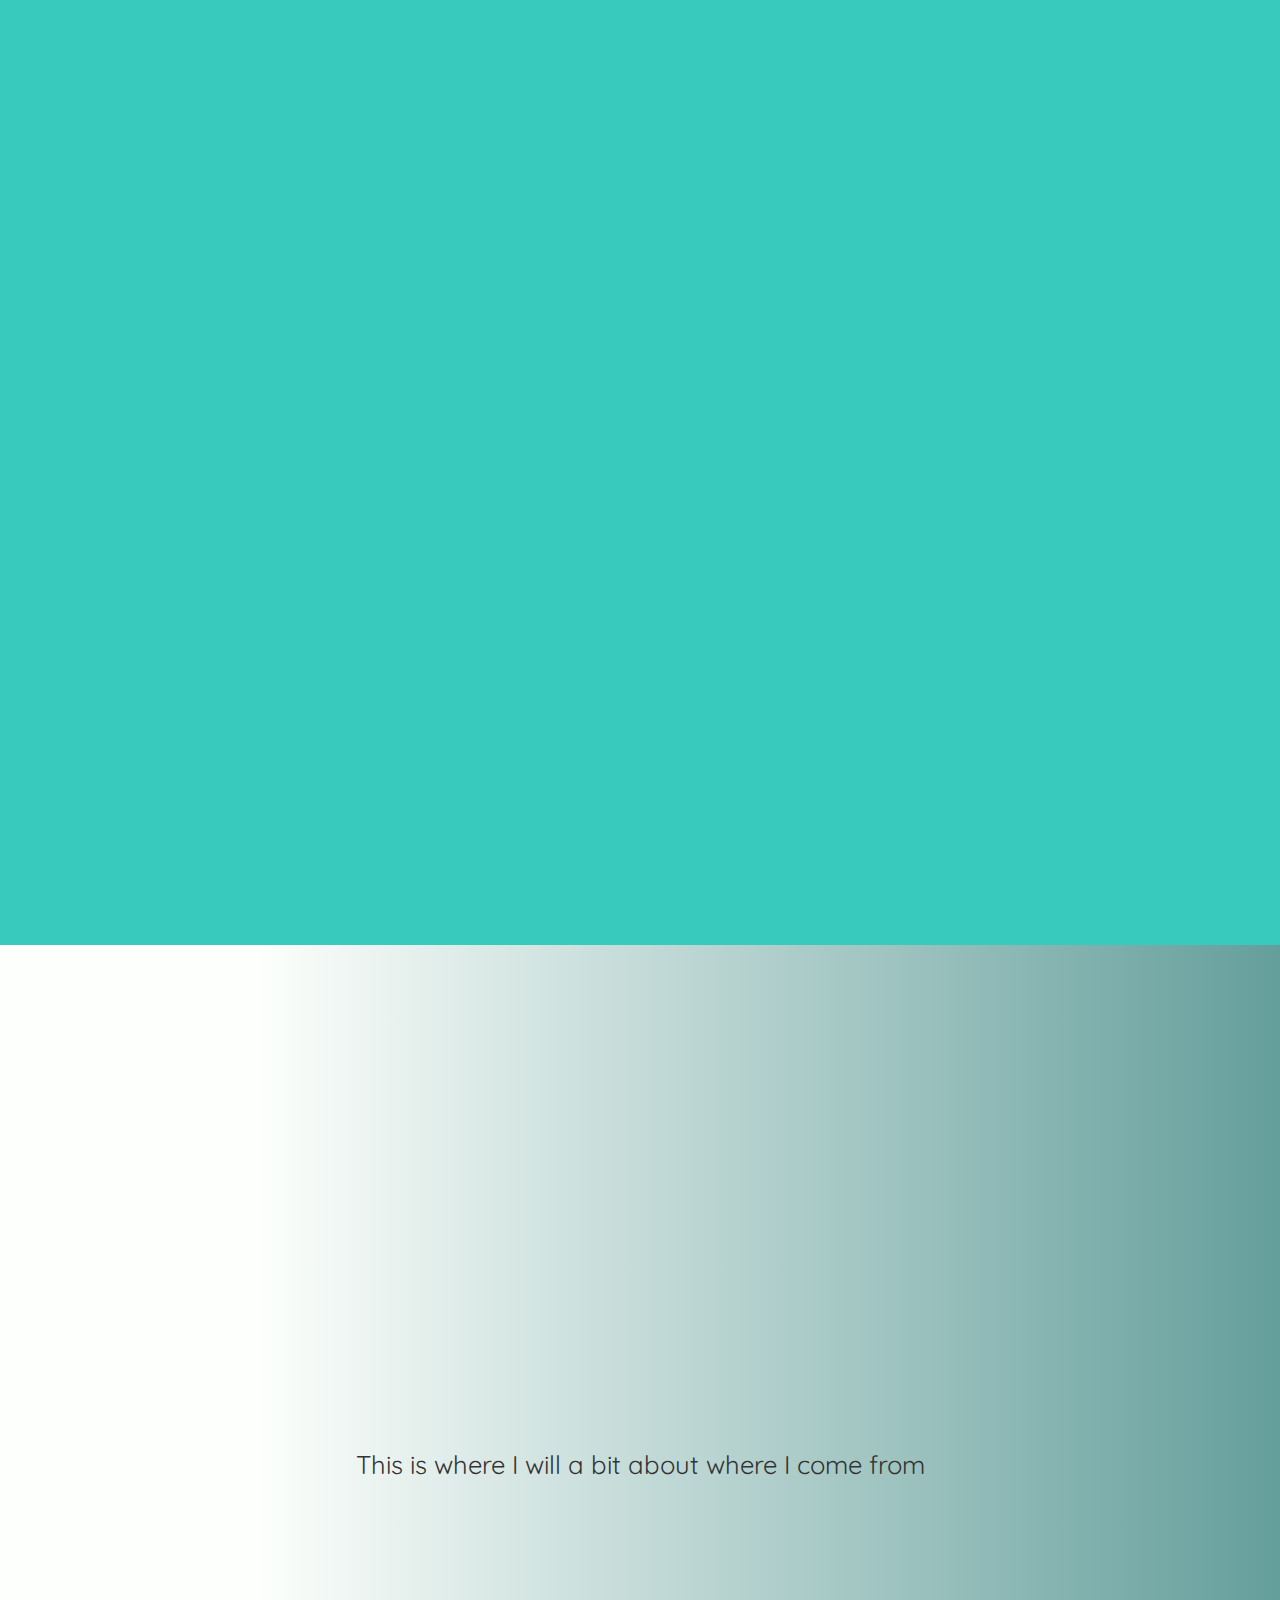
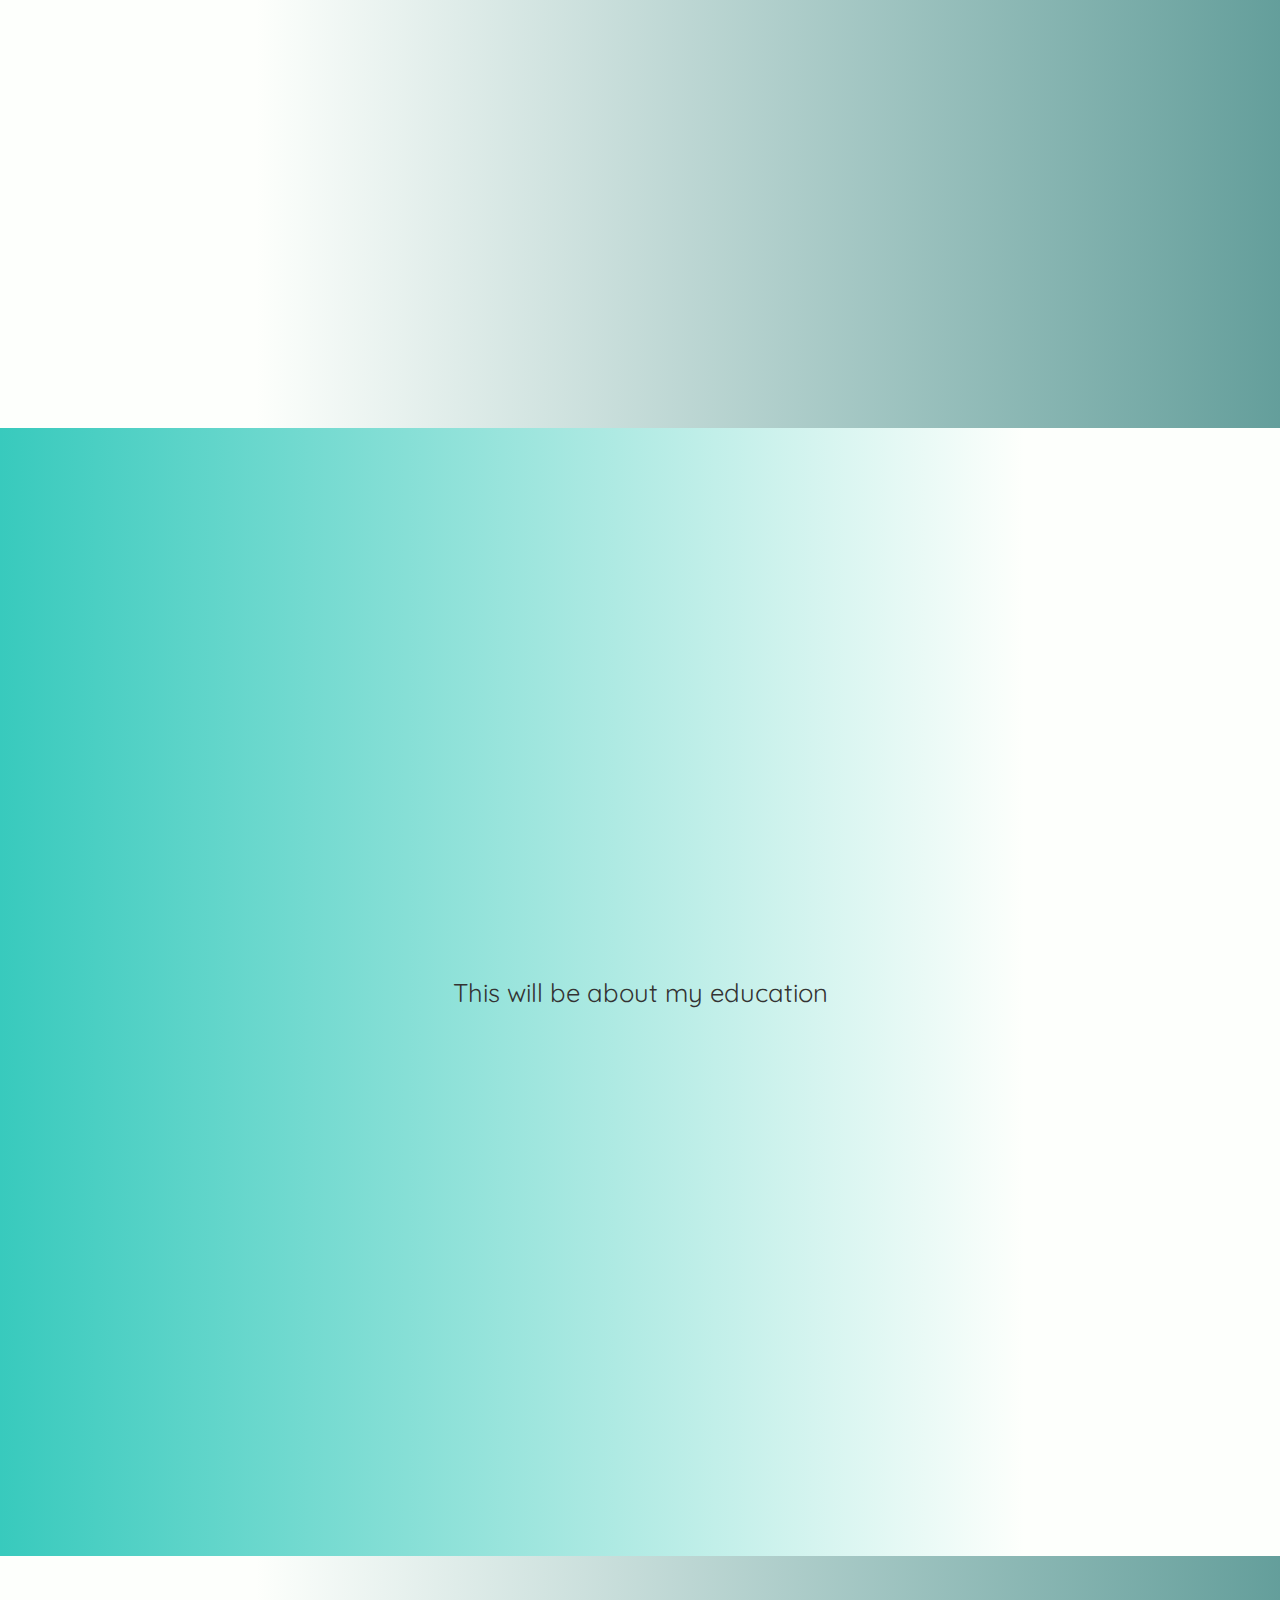
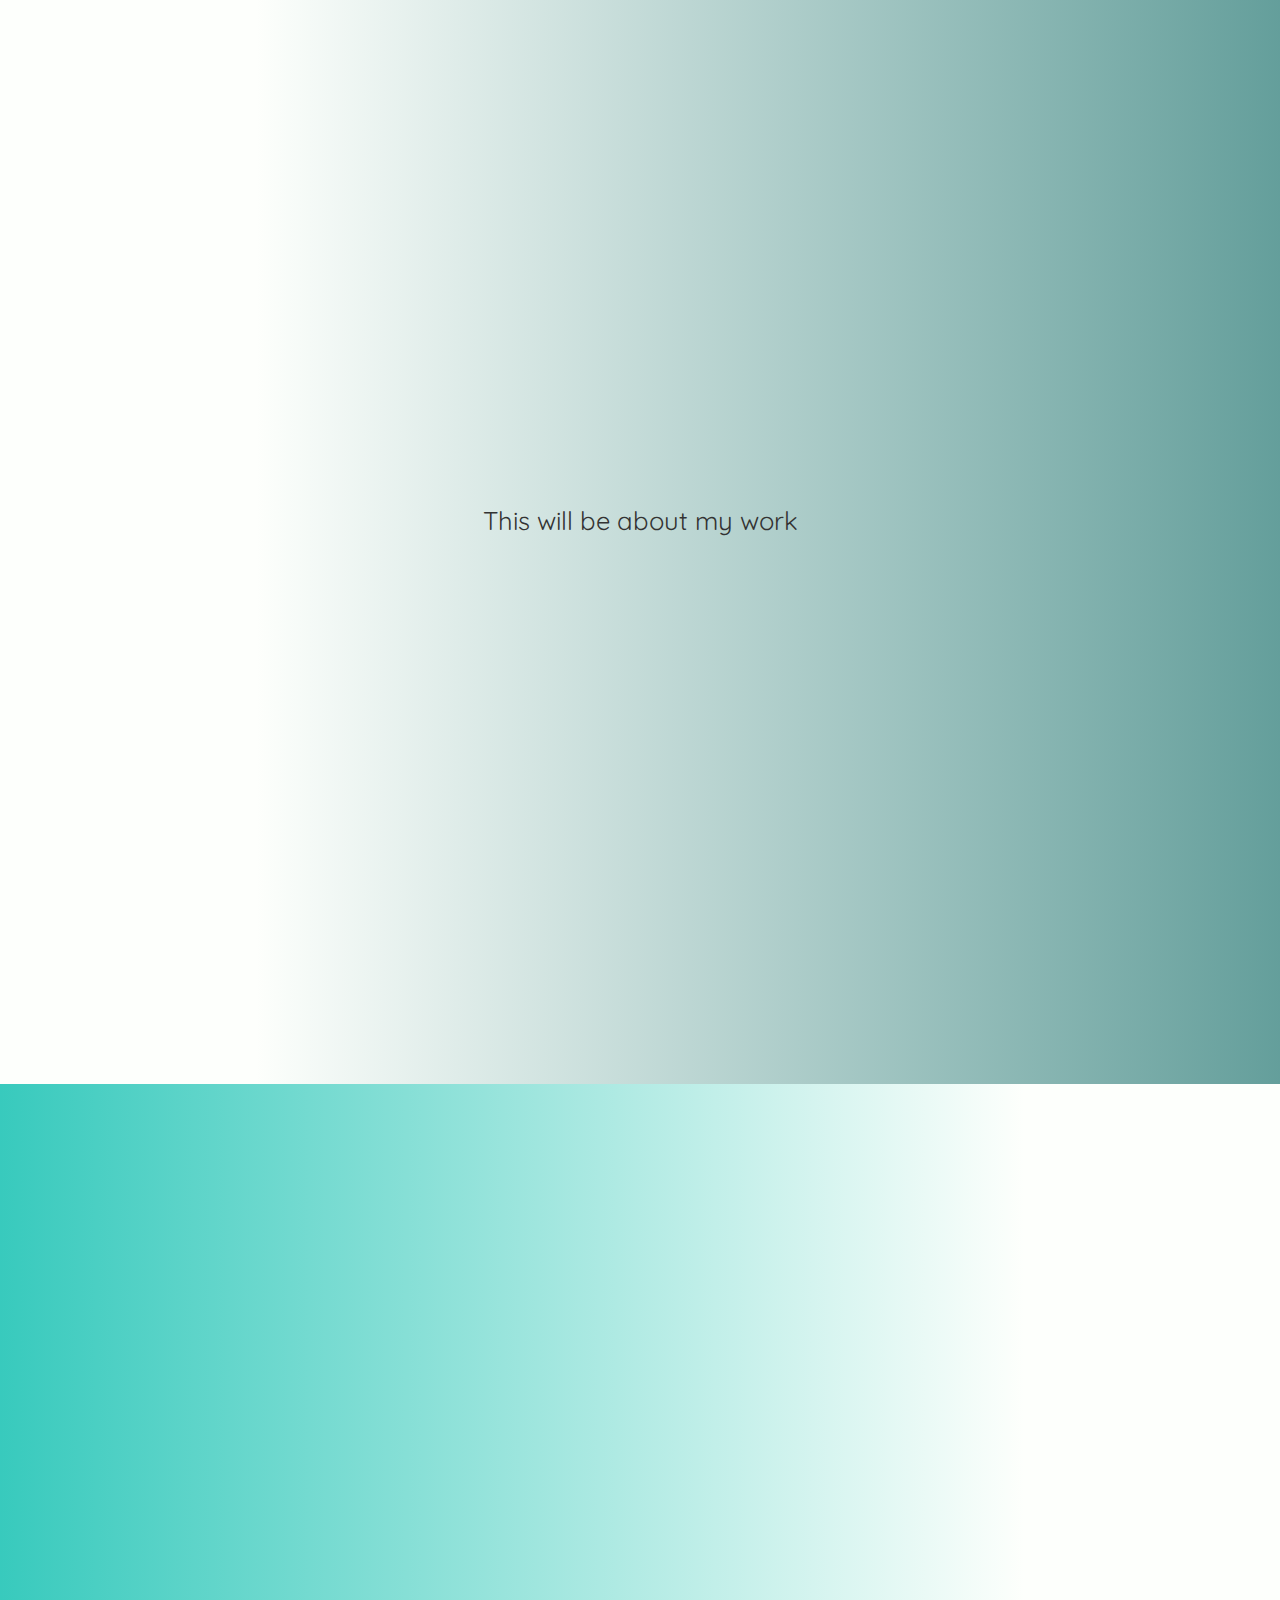
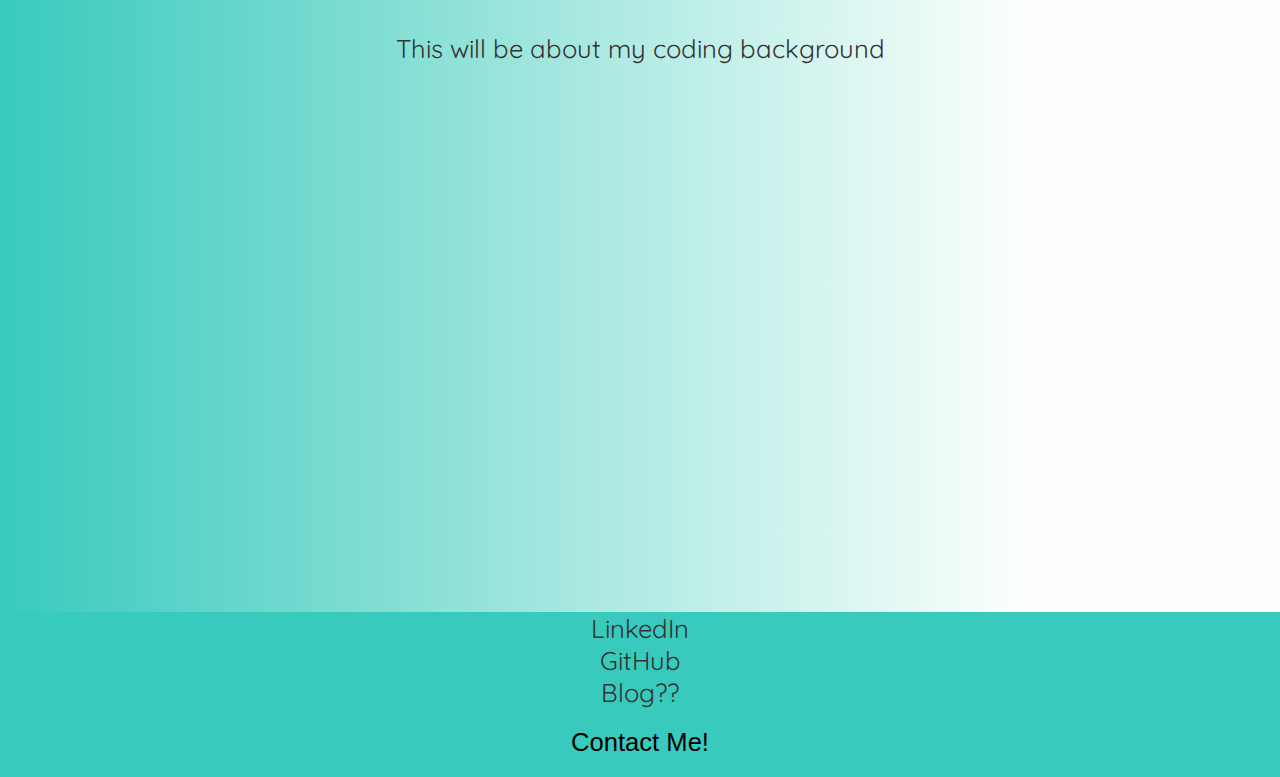
<file: index.html>
<!DOCTYPE html>
<html lang="en">
  <head>
    <meta charset="UTF-8" />
    <meta name="viewport" content="width=device-width, initial-scale=1.0" />
    <link rel="stylesheet" href="index.css" />
    <link
      rel="stylesheet"
      href="https://fonts.googleapis.com/css2?family=Dosis"
    />
    <link
      href="https://fonts.googleapis.com/css2?family=Quicksand:wght@500&display=swap"
      rel="stylesheet"
    />
    <link
      href="https://fonts.googleapis.com/css2?family=Rock+Salt&display=swap"
      rel="stylesheet"
    />
    <script async defer src="index.js"></script>
    <title>zhenderson.dev</title>
  </head>
  <body>
    <div id="overlay" class="fadeout"></div>
    <header>
      <nav class="nav">
        <figure class="nav__logo hover">
          <img src="./img/logo2.png" />
        </figure>
        <div class="nav__login">
          <button id="login-button" class="hover">Log In</button>
          <button id="signup-button" class="hover">Sign Up</button>
        </div>
      </nav>
      <section class="hero">
        <div class="dummy animationOne">
          <div></div>
        </div>
        <span id="hello">Hello!</span>
        <div id="name-is">My name is...</div>
        <div class="wrapper">
          <svg
            version="1.1"
            id="Layer_1"
            xmlns="http://www.w3.org/2000/svg"
            xmlns:xlink="http://www.w3.org/1999/xlink"
            x="0px"
            y="0px"
            viewBox="0 0 438 264"
            style="enable-background: new 0 0 438 264;"
            xml:space="preserve"
          >
            <style type="text/css">
              .st0 {
                fill: none;
                stroke: none;
              }
              .st1 {
                fill: none;
                stroke: none;
                stroke-width: 1;
                stroke-miterlimit: 10;
              }
            </style>
            <g>
              <rect y="28" class="st0" width="438" height="236" />
              <path
                class="st1"
                d="M43.2,244.4v-9c0.6-4.4,1.4-8.6,3.2-12.6l3.4-7.4v-0.6c0.4-2.2,2-4,3.2-5.6c0.6-0.8,1.2-2.2,1.8-3.2
		c1.6-2,3.2-3.8,4.8-6c1-0.8,2.4-1.8,3-2.6c2.2-2.4,5.4-5.2,8.2-7.4c1.6-0.2,2.4-1.6,3.8-2.6l3.2-2.2c0-4.2,0.2-8.2,0.2-12.6
		c0-4.2-0.2-7.6-0.8-11.8c0-0.6,0-1.6,0.2-2c0-0.2-0.6-1.8-0.6-2c-0.2-2.4-1-12.4-2.8-13.6c-0.6-0.4-1.4-0.6-1.8-0.6
		c-1,0-1.4,0.4-2.2,1.6c-2.2,2-4.2,4.2-6,6.8l-0.8,0.2c-1.6,1.2-3.4,2.8-5.2,2.8c-0.6,0-1.6-0.2-2.6-1c-0.8-0.6-1-1-1-2
		c0-2,1.4-4.6,1.6-6.2l3.2-3.6c0.6-0.2,0.8-1,1.4-1.2c2-1.8,4.8-2.2,7.4-2.2c2.8-3.8,4-7.4,5.4-10.6l0.2-2.4c0.6-2,2.2-5,3-7.2v-1.4
		c0.8-2.4,1.6-4.8,2.8-6.8c0.6-1.4,0.2-4.2,1.2-5.4l0.8-5.2c1-1.2,0.6-3.8,1-5c0-0.4,0.4-1,0.4-1.2c0.6-4.4,0.4-8.8,0.8-12.8
		c0,0,0.4-2.2,0.4-4.2s-0.4-3.8-0.4-4.2v-4C84,67.2,84,64.8,84,64c0-1.2-0.6-2-0.6-3c-0.2-4.4-0.4-8-1.4-12c0-0.4-0.4-2.2-0.4-2.8
		v-1.4C81.2,42.4,77,34.4,75,33c-0.4-0.4-0.8-0.2-1.4-0.4c-0.6-0.4-2.4-1.6-2.8-2.2H67c-0.2,0.2-0.8,0.2-1.6,0.2h-1.2
		c-0.6,0-1.8,0.8-2,1c-1.4,0.2-2.8,1-4.2,1.8L55,36c-0.6,0.6-3.6,2.4-3.8,3.6l-8,8.2c-0.8,1.2-2.4,3.2-2.8,4.4c-0.6,1-0.2,1.6-1,2.6
		l-1.6,1.8L37.6,58c0,0.8-0.6,2-1.2,2.4c-0.8,1.4-0.6,1.6-1.4,3l-0.2,1.2c-0.2,0.6-0.6,0.4-0.8,1l-0.2,1c-0.4,1.4-1.4,2.6-2,3.8
		c-0.4,1.6-0.4,4.2-2.2,5.2c0,0.4-0.4,2.8-0.4,3.2c0,0-1,4-1,5.2c1.6,0.4,6.4,2.8,7.4,4.2l1.6,2.4c2.2,3.6,4.6,6,5.6,10.6l1,4.4
		c0,0.2,0.6,1.4,0.6,1.6c0.6,1.6,0.6,3.8,1,5v3c-1,2.2-1.2,9-1.8,10.6c-0.4,1.4,0,3.2-1,4.6v2.6c-0.6,0.6-0.4,1-0.8,2l-1.6,3.2
		c-0.8,0.4-2,3.4-2.4,4.4c-0.6,1-1.6,1.8-2.2,3c-1,1-1,2.8-2.6,3.6h-1.6l-1.6,0.4c-2.2,0-5-0.8-5.4-3.4c-0.4-1.6-0.8-1.8-0.8-2.6
		c0-0.2,0-0.4,0.2-1c-2.2-2.6-3.4-9.6-3.4-13.4v-0.8c0-0.4,0.4-2.6,0.4-2.8v-6l0.4-0.8v-4.6c0-1.2,0.6-2.4,0.6-3.6
		c0-0.4-0.2-0.8-0.4-1.2v-2.8c0.4-0.6,0.4-0.8,0.4-1.2v-1c0-0.2,0-0.6,0.2-0.8c0.2-0.2,0.4-1.2,0.4-1.2c0-0.2,0-1.8,0.6-2.2v-1.8
		c0.2,0,0.6-0.8,0.6-1c0-0.4-0.4-1-0.4-1.4c0.4-3.2,1.8-6.4,2-9.8c0-1.2-1.2-1.6-3-1.6l-0.6,0.8l-3,1.4c-0.4,0.2-1.2,1-1.2,1.6
		l-3.4,4l-1,0.4c-0.6,1.2-1,3-3.2,3c-0.8,0-1.6-0.4-1.6-1c0-1.4,1.6-5.6,3.8-7c0.2,0,2-1,2.2-1l3.4-2.8c0.8-0.4,2-0.6,4.2-1.2
		c0.6,0,1.6,0.4,3,0.4H26c1-2.6,1-5.2,1.6-6.2l0.6-1.6c0.4-1.6,1.6-7.8,3.2-8.8c1.2-2.2,1.6-3.6,2.8-5.6c0.6-1,1.2-2.6,1.6-3.8
		c0.2-1,1.2-2,1.6-3c0.6-1,0.8-2.4,1.4-3.6c0.2-0.6,1-1.4,1.6-1.8c0.6-0.6,0.8-2,1.6-2.8l0.6-0.2l1.6-2c0.2-0.2,2.4-1.8,2.6-2.4
		c0.6-1.6,1.4-0.2,1.8-2l3-3c1.8-0.4,1.4-1.6,2.8-2.6c0.2-0.2,1.6-0.8,1.8-0.8c0.2,0,1.2-1.2,1.4-1.2h0.8c0.2,0,1-1.2,1.2-1.2
		c1-0.6,2.4-0.6,3.6-0.8c2.4-0.4,4.2-0.8,5.8-0.8c2.8,0,4.8,0.8,8.4,2.4c1.4,0.4,2.4,1.6,3.8,2l3.2,3.2c1.4,1.4,4,4.6,4.8,6.4
		c0,0.2,0.4,1.4,0.4,1.6l1,1c0.6,1,0.6,2.2,0.8,3.4l1,2.4c0.2,1,0.2,2,1,3.2c1.8,6.6,2.6,13.2,2.6,20c0,6.6-0.6,12.6-1.8,18.8
		c0,0.8-0.6,3.2-0.8,4c-3,9.2-6.8,19-11,28c0,0.2-2,4-2.2,4.6l-1.6,2c0,0-0.6,1.4-0.8,2c-0.6,0.8-2.8,3-3.2,4l0.2,0.8
		c6.6,3.2,9.6,10.8,10.4,12c1,1.8,1.2,3.8,2.2,5.8l0.8,4.8c1,1,1.4,5,1.4,7.2c0,1.2-0.2,2.4-0.2,2.4c0,0.2,0.6,2.4,0.6,3
		c0,1-0.4,2.2-0.4,3.4c0,1.2,0.4,1.4,1,1.4c0.4,0,1-0.6,1.8-0.6c0.2,0,1.2,0.4,1.4,0.4c2.2,0,3.8,0.6,6,0.8c0.2,0.4,2,1,2.2,1.6
		c0,0.6-1.4,1.6-1.4,1.6S96.2,181,95,181c-2.2,0-3.6,1.8-5.8,1.8c-0.2,2-0.8,2.6-1.2,4.2l-0.2,4.8c0,0.4-1,1.8-1,2v1
		c-0.8,5-2.6,9.2-4.4,14v0.6c-2.4,4.6-5.8,11.6-7.2,15l-1.2,0.8c0,2.4-1.8,4-3,6.2l-2,4c-0.2,0.4-1,0.8-1.2,1.6l-3,3.6
		c-0.4,0.4-1,1.8-1.6,2l-0.6,0.4c-1.4,0.4-2,2.2-3,3.4c-1.4,1.6-3.8,3-5.2,4c-0.8,0-1.6,0.8-2.2,1.2c0,0-1,0-1.2,0.4h-2.6
		c-0.2,0-1.8-0.8-2.4-1C45,250.2,43.2,245.6,43.2,244.4z M28.6,146.6c2.4,0,3.6-4.6,4.2-5.8c1-2.8,2.2-5.4,2.2-8.4
		c0-0.6-0.2-1-0.2-1.8c0.2-2,0.8-4.4,0.8-6.4c-0.2-1.8-0.6-3.8-0.6-5.8c0-1,0.4-2.2,0.6-3.4l0.2-0.6c0-0.6-1-2.6-1-3.2
		c0-2.4-0.4-4.6-1-5.4c-0.4-2.2-0.6-4.8-1.6-6.8c-0.4-0.4-1.4-2-1.4-2.4c0-0.2-0.6-2.2-0.6-2.4c0-0.2-0.4-1.2-0.4-1.4
		c-1-0.4-1.2-4.6-1.8-4.6c-1,0-1.6,1.8-1.8,2.4c0,0.2-0.6,2-0.6,2.6c0,0.2-0.2,1.8-0.2,2.2c0,0.2-0.6,1-0.6,1.2c0,0.4-0.2,0.8-0.2,1
		c-0.6,3-0.6,5.8-1,8.8c-0.6,0.6-0.4,3.6-0.8,4.8c0.2,0.6,0.4,2.2,0.4,3.4c0,0.2-0.2,1.8-0.2,2c0,0.2,0.4,1,0.4,1.2
		c-0.6,2-0.6,5-0.6,7.4v1.6c0,2.2,0.2,5,0.4,7c0.8,2,0.8,4.4,1.6,6.6l0.8,2c0.4,1,0,1,0.6,1.8c0.2,0.2,0.4,0.6,0.4,1
		c0,0.4,0,0.6,1,1C28,146.4,28.2,146.6,28.6,146.6z M48.8,250.2c1.8,0,4.8-3.2,6.4-4c0.6-0.2,0.6-0.8,0.8-1c0.6-0.4,1.6-0.8,2-1.6
		c1.8-2.2,3.6-5,5.6-7.6c1-1.8,2-4.4,2.8-6.2c-0.2-0.8,3-6.4,3.6-7.6c0.6-1.2,0.2-1.2,0.6-2.6c0.4-2.2,1.4-4.2,2-6.2
		c0.8-2.4,1.2-5,1.6-7.8c0.4-1,1-1.4,1-2.4c0-0.2,0.2-1.4,0.2-1.6c0.8-3.6,1.4-8.4,1.6-11.4c0-0.4-0.2-1-0.4-1c-1.6,0-6.4,4.2-7,4.4
		c-1.2,0.8-2.2,2.2-2.6,2.8c-1.4,0.4-3.2,2.2-4.6,3.6c-1,1.4-2.6,3-3.4,4.4c-0.4,0.2-1,1.4-1,1.4c-0.2,0.2-1.4,1.2-1.4,1.4l-0.2,0.8
		l-1.8,2.2c-1.6,3.2-3.6,6.2-4.8,10c0,0.2-0.6,1.4-0.6,1.4c-1.2,1.4-1.2,2.4-1.8,4.2c-0.2,0.6-0.6,0.8-0.8,1.6
		c-0.2,0.6-0.8,7.2-1.4,7.6v5c0,0-0.2,0.6-0.2,0.8l-0.2,0.8c0,0.6,0.8,6.4,1.8,7.2l1,0.8C48,249.8,48.4,250.2,48.8,250.2z M57,152.2
		c2-0.8,6.6-7.2,8.4-9.4c0.4-0.8,0.2-1.2,0.6-1.8l0.8-0.8c0-0.4,0-0.6-0.6-0.8c-1.6,0-6.2,3-6.4,3.4c-0.4,0.8-0.6,1.8-1.2,2.4l-2,2
		l0.2,0.8c-0.2,1-1,1.4-1,2.2C55.8,150.8,56.4,152,57,152.2z"
              />
              <path
                class="st1"
                d="M143.2,180c0.2,0,2.6,1.6,2.8,1.6s2.2,0,2.4,0.2c0.2,0.2-2,1.6-3,1.6s-2.6-1-4-1.4c-1.8-0.4-2.4-1.4-3.8-3
		c-0.2-0.2-1.6-1.6-1.8-1.6c-2-1.4-3.6-3.8-5.6-8c-2.2-2.4-3.6-6-3.6-6.8c-1,3-1.8,5.2-3.8,8.2c-1.2,1.6-2.8,4.6-5.2,5h-0.8
		c-1,0-2.4-0.2-3.2-0.4c-0.2,0-0.8-0.8-0.8-0.8c-1.8-1.2-3.8-1.8-5.2-3.6c-1.8-2.4-1.2-4.2-2-7.2c-0.6-2.2-0.8-4.6-0.8-11.6
		c0-0.2,0.6-2,0.6-2.2c1.4-10,2.6-12.8,5.4-19.4c2-4.8,5-9,8.8-12.4c3.4-3.4,7.4-6.2,12-6.2c2.2,0,4.4,0.6,7,2
		c6,3.2,7.6,10.4,7.6,18c0,4.4-1,8-3,12.2L142,145l-0.4-1c0-1.8,1-3,1.2-4.2c0-0.2,0.6-1.2,0.6-1.4c0.6-2.8,1-5.4,1-8.2
		c0-3.8-1.2-8.4-2.4-10.4c0-0.2-0.4-1.6-0.4-1.6l-0.8-0.6c-2-2-5.2-3.8-8.2-3.8c-0.8,0-1.6,0.2-2.2,0.4c-2.6,1-4.4,3-6,5.2l-2,2.4
		c-1,1.4-1,2.6-1.6,4c-0.2,0.2-1.2,2.2-1.2,2.4c-1,2.4-1.4,4.8-2,7.2c-0.4,2-1.4,4.2-1.6,6.4v2.8c0,0.2-0.4,1.4-0.4,1.6
		c-1,6.4-1.2,13-1.2,19.4c0,7.2,1.8,8.4,2.2,8.4c3,0,7.2-7.8,7.8-9.2v-1.2c0.2-2,1.4-3.2,2-5c0-1.6,0.4-4,0.4-4.4
		c0-0.6,0.4-5,0.4-5.6c0.2-1.8,0.6-4.2,1.6-5.6c0.2-0.4,1-1.2,1.6-1.2h3.6c0.4,0.2,2,1.8,2.4,2.4c0.2,0.2,0.4,1.2,0.4,1.6
		c0,1.2-0.2,3.6-0.2,4.8c0,3.8-0.6,5.8-0.6,8.8c0,0.6,0,2,0.4,5.6c0,1.8,0.6,4,0.8,5.8c1,3,3,6.8,3.8,7C141,177.8,143,180,143.2,180
		z"
              />
              <path
                class="st1"
                d="M154.6,143.6c0.6-2,2-7.6,3.2-9.2c2.6-3.4,6-10.2,12-13.6c1.2-0.4,2.8-1.4,5.4-1.4c1.8,0,3.8,0.6,4.4,1.4
		c2,2.2,2.6,7,3.2,9.2c0.2,1.2,1.8,1.4,1.8,2.6c0,2.2-1.2,3-1.4,4.2c-0.8,2.4-0.8,5.2-4.2,5.2c-1.4,0-2-0.8-2-1.8c0-2,0.6-4,1.4-5.8
		c0.4-1.4,2-4.2,2-5.8c-0.2-1.6-0.2-3.6-1.2-5c-0.8-1.6-2.8-2.8-4.6-2.8c-1.4,0-2.4,0.6-3.2,1.8c-0.2,0.4-1.2,2.4-1.2,2.6l-2.6,5.2
		c-1.2,2.8-1.6,5.8-2,9.2l-0.6,1l-0.4,4c-0.4,1.8-1.2,5.6-1.2,9.2c0,5.8,1.4,10.8,4.2,14.8c1.6,2.2,4,3.4,6.4,3.4
		c2.6,0,4.4-1.6,6.4-3.4c3.8-3.4,7.8-8.6,9.6-13.2c1.4-2.4,2.4-4.6,4.2-8.6c0.2-0.2,0.4-0.4,0.6-0.4c1.2,0,1.6,0.4,1.6,1
		s-0.2,1.2-0.6,2l-2.4,5.2c-0.6,0.6-0.4,0.6-1.6,1.4v1.4c-2,3-3.8,6.2-6.2,9c-1.2,1.8-5.4,5.2-7.4,6.6c-0.6,0.4-2.4,0.6-2.6,0.6
		c-0.8,0.2-1.2,0.4-2.2,0.4c-1.2-0.2-1.8-0.6-4.8-0.6l-2.2-0.6c-1.4-0.6-2-1.6-3.6-2.8c-0.2,0-0.8-0.8-1-0.8l-4.6-5.6l-1.8-3.6
		c0-0.2-1.2-1.8-1.2-2.2c-0.6-2.6-0.8-4.4-0.8-5.4C153.4,149.4,154.2,146.6,154.6,143.6z"
              />
              <path
                class="st1"
                d="M266.8,145.6c0.4-0.4,0.8-0.4,1-0.4c0.6,0,1,0.6,1.2,1.4c-1.6,3.8-2.8,6.2-3.8,8.2l-3,5
		c-2.8,4.8-5,6.6-7.4,9.6c-1.8,2.2-8.8,6-12.4,6c-2.2,0-4-0.2-6.2-1.8c-4.6-3.4-8.4-18.4-8.4-24.4c0-2.2,0.4-3.4,0.4-11.4
		c0-1-0.2-1.8-1.6-1.8c-1.8,0-3.2,0.8-4.4,2.4c-2.6,3.6-3.8,8-6.4,12.8l-0.6,0.6c-2,4.4-3.6,8.6-5.4,13c-1.4,3.2-2.6,6.6-4.4,9.8
		c-0.6,1-1.4,1.6-2.4,1.6s-2.4-0.6-3.2-1.4c-3-2.6-4.2-10.2-4.4-14c0-0.8-0.2-1.6-0.2-2.4c-1.4-4.4-1.4-10.6-1.4-16.8
		c0-6.2,0.4-12.6,1-19c0.4-3.6,1-6.2,1.2-9.8c0-0.2,0.2-3.2,0.2-3.4c0-1.6,0.4-7.2,0.4-8c0-1.2,0.8-3.6,0.8-4c0-1,0.4-3.6,0.4-3.8
		c0-0.2,0.6-2.6,0.6-2.8c0.4-2.2,0.4-5,0.8-7c0.2-1,0.8-4.6,0.8-5.2l2.4-11.8c0.4-2,1.4-3.8,2-5.6c3.4-12.6,8.2-28.6,13.2-38
		c0-0.2,0.6-1.6,0.8-1.8L221,18c3.6-4.8,7-13,14.2-13c2.2,0,4,1,5.4,3.4c2.6,4.4,3.4,9.8,3.4,17.2c0,11.6-2,21.2-4,28.6l-1.8,6.2
		c-2.8,9-5,15.4-9,27.6l-2.4,7.4l-1.2,2.6c-0.2,0.2-0.8,2.4-0.8,2.6c-0.6,1.8-1.6,3.2-2.2,4.8c0,0.2-0.4,1-0.4,1.2l-1,2
		c-3.6,7.6-7.6,17.2-13.4,25.4l-0.8,0.8l-0.8,2.2l-2.4,3.8c-0.2,0.4-0.2,4.6-0.2,5.8c0,2.2-0.2,8-0.2,13c0,2.6,0.2,5.2,0.4,7.6
		c0.2,2,0.6,2.4,1,2.4c0.8,0,1.2-0.8,1.6-1.6c2.2-4.4,3.6-8.4,5.4-12.8c0.2,0,0.8-0.2,0.8-0.4c0.6-0.8,0.8-2.2,1.2-3.2
		c0-0.2,0.4-0.8,0.4-0.8l0.8-0.8c0-0.2,0.4-1,0.4-1.2c0,0,0.8-0.6,0.8-0.8c0.6-1.4,0.2-2.6,0.8-4c1.8-4,4.2-7,7.4-10
		c0.8-0.8,2.6-1.2,4-1.2c1.6,0,3.2,0.4,4.6,1c0.2,0.2,1.8,1.6,2.2,2.2c0,0,0.6,1,0.6,1.2c0.2,1.8,2,5.8,2.4,8.8
		c1,7.6,0,15.4,2.8,22.8c0.8,2.4,2.2,3.4,3.8,3.4c3.2,0,9-4,11.2-7.4c3.2-4.2,4.4-5,6.8-10.4C264,151.8,265.2,148.6,266.8,145.6z
		 M205.6,123v1.2c-0.8,5.2-1.4,6.6-1.6,10.8c1.6-1.8,3.2-4.8,3.8-6.2l0.8-0.6c0.2-0.2,0.6-2,0.8-2.2l1.6-2.6c1.6-4,4-7.4,5.6-11.8
		l3-5.8c0.8-1.4,1.6-2.6,2-4c0.6-1.6,0.8-3.4,1.6-4.6c0,0,0.6-0.6,0.6-0.8c0-0.2,0.4-1.4,0.4-1.6s0.2-1,0.2-1.2
		c1.2-3,2.8-6.6,3.2-10c2.4-5.8,4.4-13.6,6.2-19.4c0-0.2,1.2-1.6,1.2-1.8v-0.8c0-0.2,0.6-3,0.6-3.2c0-0.2,0.4-2.2,0.4-2.4
		c0-1,0.8-1.2,1-2.4c0-0.6,0.4-2,0.8-2.4c0-0.2,0.4-2.6,0.4-2.8c0-0.2,0.4-1.2,0.4-1.4l-0.2-2.6c0-0.2,0.8-3,1.2-3.8
		c0.2-0.6,0.6-1.8,0.6-2c0-0.2-0.4-1.6-0.4-1.8V36c0-0.8,0-2.2,0.2-2.8c0-1.8,1-3.6,1-5.2l-0.2-3.4c0-0.2,0.4-2.2,0.4-2.4
		c0-0.2,0-0.8,0-0.8l-0.4-0.6c-0.2-0.6-0.8-4.6-0.8-5.2c-0.2-0.8-0.2-2.4-0.6-3.2c-1.2-2.6-2.2-3.4-3.6-3.4c-2.2,0-4.2,1.8-5.2,3.8
		c-4.4,5.6-6.2,11.4-8.8,17.8c-3.2,8-4.8,17-6.2,26.4l-1.4,5.8c-0.6,2.2-0.8,5.2-1.2,7.2c-0.8,4.2-1.4,9-2,13.2
		c-0.6,4.2-1.4,8.8-2.4,13c0,0.4-0.4,2-0.4,2.2c-0.4,3.6-0.4,7.2-0.8,10.8C206.8,113.4,205.6,118.2,205.6,123z"
              />
              <path
                class="st1"
                d="M282.6,170.8c-1.2,1.6-2.8,4.6-5.2,5h-0.8c-1,0-2.4-0.2-3.2-0.4c-0.2,0-0.8-0.8-0.8-0.8
		c-1.8-1.2-3.8-1.8-5.2-3.6c-1.8-2.4-1.2-4.2-2-7.2c-0.6-2.2-0.8-4.6-0.8-11.6c0-0.2,0.6-2,0.6-2.2c1.4-10,2.6-12.8,5.4-19.4
		c2-4.8,5-9,8.8-12.4c3.4-3.4,7.4-6.2,12-6.2c2.2,0,4.4,0.6,7,2c6,3.2,7.6,10.4,7.6,18c0,4.4-1,8-3,12.2l-1.2,0.8l-0.4-1
		c0-1.8,1-3,1.2-4.2c0-0.2,0.6-1.2,0.6-1.4c0.6-2.8,1-5.4,1-8.2c0-3.8-1.2-8.4-2.4-10.4c0-0.2-0.4-1.6-0.4-1.6l-0.8-0.6
		c-2-2-5.2-3.8-8.2-3.8c-0.8,0-1.6,0.2-2.2,0.4c-2.6,1-4.4,3-6,5.2l-2,2.4c-1,1.4-1,2.6-1.6,4c-0.2,0.2-1.2,2.2-1.2,2.4
		c-1,2.4-1.4,4.8-2,7.2c-0.4,2-1.4,4.2-1.6,6.4v2.8c0,0.2-0.4,1.4-0.4,1.6c-1,6.4-1.2,13-1.2,19.4c0,7.2,1.8,8.4,2.2,8.4
		c3,0,7.2-7.8,7.8-9.2v-1.2c0.2-2,1.4-3.2,2-5c0-1.6,0.4-4,0.4-4.4c0-0.6,0.4-5,0.4-5.6c0.2-1.8,0.6-4.2,1.6-5.6
		c0.2-0.4,1-1.2,1.6-1.2h3.6c0.4,0.2,2,1.8,2.4,2.4c0.2,0.2,0.4,1.2,0.4,1.6c0,1.2-0.2,3.6-0.2,4.8c0,3.8-0.6,5.8-0.6,8.8
		c0,0.6,0,2,0.4,5.6c0,1.8,1,3.8,1.2,5.6c1,3,2.4,4.6,4,4.6c1.4,0,3-1,4.8-2.8c2-2,3.8-4.6,4.8-6.2l2.2-4c0.4-0.6,0.6-1.4,0.8-2
		c0.8-1.8,3.4-5.8,3.8-8c0.6-2,3-6.4,3.6-7.8c0.4-0.6,1.2-1.2,1.8-1.2c0.4,0,0.8,0.6,0.8,0.8c-0.8,2.6-2.6,6.4-3.2,7.8l-2.4,5.2
		c-1.2,2.8-2.8,5.6-4.4,8.2l-0.8,1.2c0,0.2-1.4,0.8-1.4,1c0,0.2-0.2,1.6-0.2,1.8c-0.6,1.2-2.2,2.8-3,3.6l-1.8,1.6
		c-1.2,1.8-3.2,2.6-5.2,2.6c-2.2,0-2.2-0.2-3.8-0.8c-0.2,0-2.2-1.2-2.4-1.2c-2-1.4-3.4-1.4-5.4-5.6c-2.2-2.4-3.6-6-3.6-6.8
		C285.4,165.6,284.6,167.8,282.6,170.8z"
              />
              <path
                class="st1"
                d="M337.8,165l-1.6-1.2c-1.8-2.6-2.6-6.2-2.6-9.8c0-5.6,1.8-11.4,3.4-15.8l1.6-3.2c1-2,1.4-4.4,2.2-6.4
		c0.8-0.8,1.2-2.8,1.2-3c0-0.8-1.8-1-2-1h-3c-2.2-0.2-4-0.4-5.4-0.4c-0.8,0-1.4,0-2,0.4c-0.2,0.2-1,1-1,1.2c0,0.4-0.4,2.6-0.4,3
		s-1.4,2.8-1.6,3.2v2.2c-0.6,2-1.2,2.8-1.6,4.2c-0.6,1.8-0.6,4.4-1.4,6.2c-1,2.4-1.8,4.8-3,6.8c-1.2,0-1.8-0.4-2-1.6
		c1.2-2.8,2.8-5.4,3.6-8l1.6-5.8c0-0.2,0.4-1,0.4-1.2c0-0.2,0.8-1,0.8-1.2c0-0.2,0.6-2.2,0.6-2.6c0-0.2,0.2-2,0.2-2.2
		c0-0.2,0.8-1,0.8-2.4c0-0.4,0.6-1.4,0.8-2.8c-0.6-2-3.4-4-5.2-5.8c-2.8-3-3.8-6-3.8-8.8c0-6.2,5.4-11.2,9.4-11.2c1.6,0,3.4,1,4,3
		v1.6c0.2,0.8,0.4,1.6,0.4,3.2c0,0.4-0.4,2.8-0.4,3.2c0,0.8-1,7-1,7.8c0,0.2-0.6,2-0.6,2.2c0,0,1.8,2,2.2,2.4
		c1.8,1.2,5.4,0.8,8.8,1.4c3.6,0.8,10,2.4,10,6.6c0,2.6-0.2,3.8-1,6c-1,3-1.6,6-2.6,9c-0.4,1.4-1,3-1.2,4.4v2.4
		c0,0.2-0.8,2.6-0.8,2.8c0,2.4-0.6,5-0.6,7.8c0,2.2,1.2,7.6,5.4,7.6c2.6,0,4.8-0.4,7-2c2.2-1.8,3.6-3.2,6.6-7.2c0.8-1,3.2-5.8,3.6-8
		c0.2-0.4,1.2-1.4,4-7.6c0.2-0.6,1-1,1.6-1c0.4,0,0.8,1,0.8,1.2c-1.4,3-2.4,6.4-5.4,11.8c-0.6,1.2-2,4.2-2,4.2s-1.4,1.4-1.6,2.4
		l-2.2,2.6l-1,0.4c-1,1.2-1.6,2.2-2.8,3.2c-2.2,1.2-5.4,3-9.4,3c-3,0-6-1-8.2-3L337.8,165z M329,116.6c0.4-1,0.4-2.6,0.4-7.6
		c0-0.2,0.6-2,0.6-2.2c0-0.8-0.2-4.2-0.2-5c0-0.6-0.2-1.2-0.6-1.2c-0.6,0-0.8,0.8-1,1.6c-0.6,1.6-0.8,3-0.8,4.6
		c0,1.6,0.2,3.4,0.4,7.6C327.8,115,329,116.6,329,116.6z"
              />
              <path
                class="st1"
                d="M345.8,245.2c0-0.2,0.6-2.8,0.6-3c0-0.4,0.4-3.2,0.6-3.6c0.8-3.4,2.6-6.4,4-9.6c2.4-5.4,6-9.8,10.2-14l4.8-4.8
		c0.2,0,1-0.6,1.2-0.8l0.8-1.2c3.8-3.8,8.2-6.8,12.4-10c0.2-0.2,1-0.8,1.2-0.8c0.2,0,1-0.4,1.2-0.4l1.6-1.6c0.2-0.2,2.2-1.6,2.4-1.6
		c5-3,9.2-5.4,15.4-8c1.4-7,1-12,1.4-15.8c0-0.6,0.8-5.8,0.8-6.4V162c0-0.4,0-1,0.4-1.6v-10.8c0-2.2-0.6-7.6-0.8-7.6h-0.8
		c-0.4,1-0.6,2.2-1.2,3.2c-0.2,0.2-1,1.8-1,2l-0.2,0.8c-0.2,0.2-0.4,0.8-0.8,1.2c0,0.4-0.4,1.6-0.8,2c-2.4,4.6-5,10-8.6,14.4
		c-2.4,3-5.2,8.6-9.2,8.6c-3.6,0-5.6-1-7.8-3.6c-0.8-0.8-2.2-3-2.6-4.4c-0.6-2.6-1-5-1-7.6c0-3.6,0.8-7.4,1.2-11
		c0.2-2,1.8-10.8,1.8-12.6c0-1.8-0.4-2.6-1.6-2.6c-0.6,0-1.4,0-2.4,0.4c-0.6,0-0.6-0.6-0.6-0.8c1.6-1.2,5-2.4,7.2-2.4
		c4.2,0,9.2,0.8,9.2,6.8c0,0.8-0.2,4.4-0.4,5.2c0,0.2-0.8,1.8-0.8,2c-1.2,3-1.2,6.8-2,10c0,0.2-0.8,1.6-1,2c0,1.4,0,3-0.6,4.4
		c-0.4,0.2-0.6,2.6-0.6,5.6c0,0.6,0.6,5,0.8,5.4c0.2,0.6,1,1.6,1.6,1.6c1.4,0,3.6-2,8.2-8.2c0.2-0.2,0.6-1.8,0.8-2l0.8-0.4
		c0.8-0.4,0.2-0.8,0.8-1.6c0-0.2,1-1.4,1.2-1.6c0.6-0.8,0.4-1.4,1.2-2c0.2,0,1.2-0.6,1.2-0.8c0.2-0.2,0.4-2.2,0.4-2.4l2.4-5.6
		c0.4-0.4,1.4-1.4,1.6-2l-0.2-1.2c0.6-1.4,1.8-4.2,2.2-6c0.2-1,0.8-2.2,1.2-3.2c0.6-2.4,0.4-4.6,0.8-7.2c0-0.2,0.4-1,0.4-1.2
		l-0.4-0.8c-0.2-1-0.4-2-0.4-3c0-1.8,0.4-3.6,0.8-5.4c0.4-1.2,0.2-2.8,0.8-4c0.6-1.2,2.2-3,3.6-3.2h2.4l0.8,0.8
		c1.4,1.6,2.4,3,2.8,5.2c0.6,3.6,0.8,6.8,0.8,10.2v3.4c0.2,0.6,0.4,1.2,0.4,1.8c0,1.2-0.4,2.4-0.4,3.8v5.6c0,0.2-0.4,2.6-0.4,2.8
		v12.4c-1.4,4.8-1.6,9.8-2.4,14.8c0,0.2-0.4,1.4-0.4,1.6c-1.2,3-1.4,6.4-2.2,10c0.6-0.2,2.2-0.2,3.2-0.2c4.2,0,9.8,0.4,14,2.4
		c0.2,0.2,0.2,0.4,0.2,0.6c0,0.6-0.2,2-1.2,2c-0.4,0-0.6-0.2-0.8-0.4c-0.8-0.8-0.6-1.6-2.4-2.4c-0.4-0.2-4.2-0.6-5-0.6
		c-0.2,0-1.8-0.4-3.4-0.4c-2.4,0-3.6,0.4-5,1c-0.6,1.8-1.4,4.2-1.8,6.2c-0.8,1.4-1,3.2-1.6,4.8c-0.8,2.2-1.8,4-2.8,6
		c-0.2,0.2-0.6,2.2-0.8,2.4c0,0.2-0.8,1-0.8,1.2l-1.2,3.2c-0.2,0.4-0.8,1.8-0.8,2l-2,4c0,0.2-0.4,1-0.4,1.2l-2,2.4
		c-1.6,2.4-3,5-4.8,7.2l-2.4,2.4l-2,2.4c-3,3.4-6.2,6.4-9.6,9.6l-2.4,2.4L368,247c-1.4,0.8-2.2,2-3.6,2.8c-4.2,1.6-8.6,3.8-13.6,3.8
		C347,253.6,345.8,249.8,345.8,245.2z M351.6,252.6c1.8,0,3.8-1,5.8-1.6c1.4-0.4,2.8-0.8,4.6-1.8l3.6-2.2l2.4-1.2c0.2,0,1-1,1.2-1.2
		c1.2-1,3-2,4-3.2l1.6-2c4-3.6,7.4-7.4,10.8-11.6l2.4-2.8c0.2-0.2,0.8-1.4,0.8-1.6c1.8-2.6,3.8-5.2,5.2-8c0.4-0.6,0.6-2.2,0.8-2.8
		c0.6-2,1.4-3.6,2-5.6c0-0.2,0.4-1.4,0.4-1.6s1-2.2,1.2-2.4c0.2-0.2,0.6-2,0.8-2.4c0.6-1.8,0.8-4,1.2-6c0.2-0.4,1.2-4.4,1.2-4.8
		l0.4-1.6c-3.2,0.4-4.8,1.8-6.8,2.6c-0.2,0-0.8,0.4-0.8,0.4c-0.4,0.4-4.4,2.8-4.8,3l-3.2,1.6l-2.4,2l-2.8,1.6
		c-1.2,0.8-2.4,1.8-3.6,2.8l-5.6,4.4l-4,4l-2,1.6l-0.8,0.4l-1.2,1.6l-4.4,4.4c0,0.4-0.4,0.4-0.8,1.2l-3.2,5.2
		c-2.6,3.8-4.6,8.2-6.4,12.4c-0.6,1.6-0.8,2.8-1.4,5l-0.2,5C347.6,250,348.8,252.4,351.6,252.6z"
              />
            </g>
          </svg>
        </div>
        <div class="sticker-shape"></div>
      </section>
    </header>
    <main>
      <section class="about-me">
        This is where I will a bit about where I come from
      </section>
      <section class="education">This will be about my education</section>
      <section class="work">This will be about my work</section>
      <section class="coding">This will be about my coding background</section>
    </main>

    <footer>
      <div class="nav__linkedin hover">LinkedIn</div>
      <div class="nav__github hover">GitHub</div>
      <div class="nav__blog hover">Blog??</div>
      <button class="nav__contact-me hover">Contact Me!</button>
    </footer>
  </body>
</html>
</file>
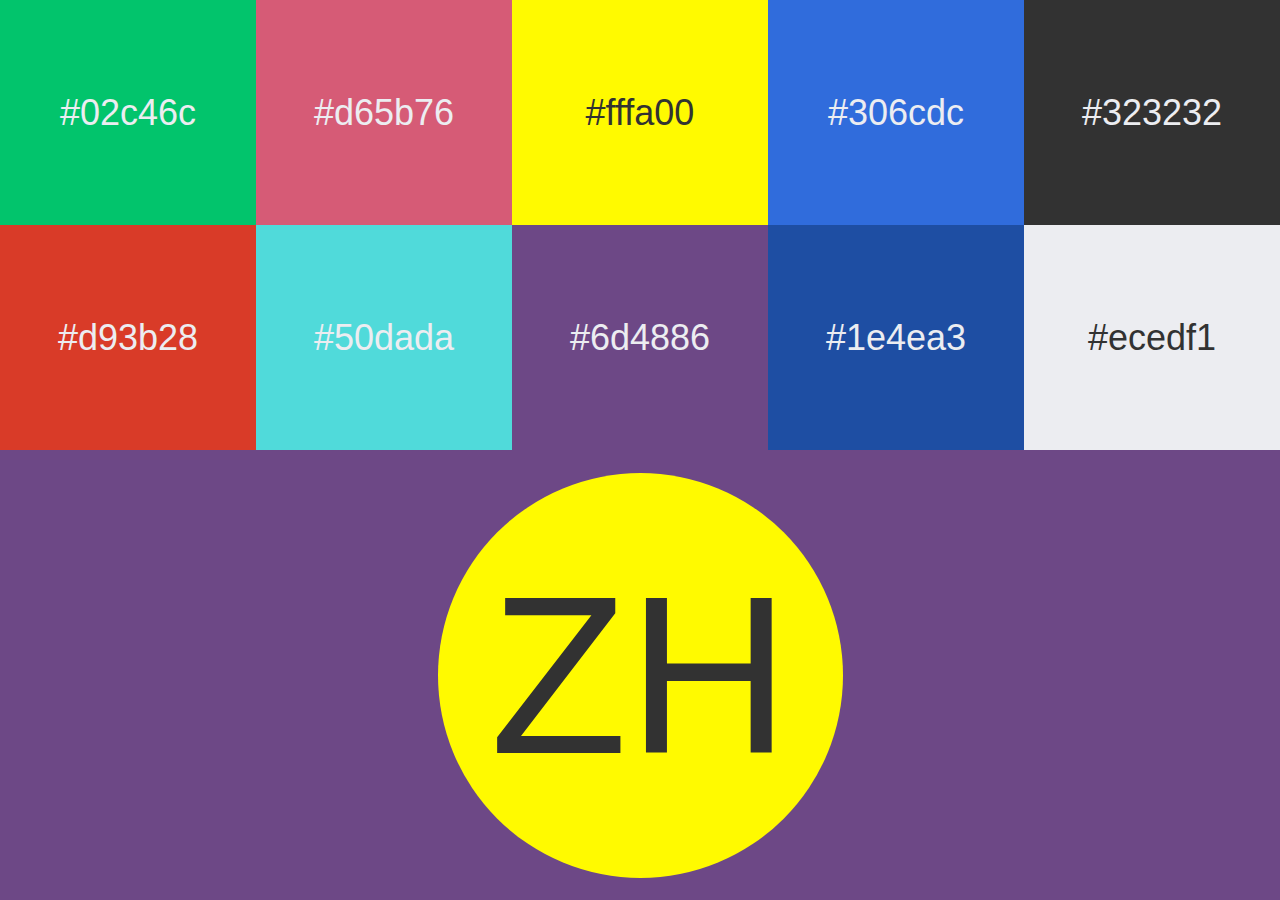
<file: color-scheme.html>
<!DOCTYPE html>
<html lang="en">
  <head>
    <meta charset="UTF-8" />
    <meta name="viewport" content="width=<device-width>, initial-scale=1.0" />
    <title>Color Scheme</title>
    <link rel="stylesheet" href="color-scheme.css" />
  </head>
  <body>
    <div class="color-scheme">
      <div class="main box">
        <div
          testColor="main__color1"
          testAccent="main__color2"
          class="main__color1 color"
        >
          #02c46c
        </div>
        <div class="main__color2 color">#d93b28</div>
      </div>
      <div class="secondary box">
        <div class="secondary__1 color">#d65b76</div>
        <div class="secondary__2 color">#50dada</div>
      </div>
      <div class="terinary box">
        <div class="terinary__1 color">#fffa00</div>
        <div class="terinary__2 color">#6d4886</div>
      </div>
      <div class="quad box">
        <div class="quad__1 color">#306cdc</div>
        <div class="quad__2 color">#1e4ea3</div>
      </div>
      <div class="neutral box">
        <div class="neutral__black color">#323232</div>
        <div class="neutral__white color">#ecedf1</div>
      </div>
    </div>
    <div class="test">
      <div class="test__text">
        ZH
      </div>
      <div class="test__accent"></div>
    </div>
  </body>
</html>
</file>
<file: index.css>
body {
  font-size: min(max(12px, 2vw), 32px);
  margin: 0;
  text-align: center;
  box-sizing: border-box;
  font-family: 'Quicksand', sans-serif;
  color: #333333;
  background-color: #38cabd;
  overflow-x: hidden;
}

#overlay {
  position: absolute;
  width: 110%;
  height: 110%;
  top: 0;
  bottom: 0;
  left: 0;
  right: 0;
  background-color: #38cabd;
  z-index: 4;
}

button {
  font-size: inherit;
  margin: 3px;
  height: 7vmin;
  border-radius: 3px;
  background: #38cabd;
  box-shadow: none;
  border: none;
  white-space: nowrap;
  padding: 1vmin 1vmax;
}

body > * {
  display: grid;
  width: 100%;
  margin: auto;
}

body::-webkit-scrollbar-track {
  border-radius: 10px;
  background: linear-gradient(#fdfffc 20%, rgba(0, 0, 0, 0.5) 100%);
}

body::-webkit-scrollbar {
  background: transparent;
  width: 12px;
}

body::-webkit-scrollbar-thumb {
  border-radius: 10px;
  box-shadow: inset 0 0 6px rgba(0, 0, 0, 0.3);
  background-color: #e71d36;
}

header {
  display: flex;
  flex-flow: column;
  width: 100%;
  height: 100vh;
  color: #fdfffc;
}

nav {
  height: 15vh;
  width: 100%;
  display: grid;
  grid-template-columns: 1fr;
  justify-content: space-around;

  color: #fdfffc;
  background: #38cabd;
  background-color: #38cabd;
}

nav .nav__logo {
  margin: 5vmin 5vmax;
  height: 20vmin;
  position: absolute;
}

.nav__login {
  height: 100%;
  padding-right: 30px;
  display: flex;
  justify-content: flex-end;
  align-items: flex-end;
}

nav img {
  height: 100%;
  object-fit: contain;
}

.hero {
  margin: auto;
  position: relative;
  overflow: hidden;
  width: min(max(225px, 50vw), 500px);
  height: min(max(150px, 33.3vw), 333px);
  display: grid;
  grid-template-rows: 40% 2fr 40% 1fr;
  border-radius: 20px;
}

.hero > * {
  display: flex;
  justify-content: center;
  align-items: center;
  background-color: #e71d36;
}

#hello {
  font-size: 4em;
  font-weight: 800;
  letter-spacing: 0.1em;
}

#name {
  color: #333333;
  font-family: 'Rock Salt', cursive;
  font-size: 2em;
  background-color: #fdfffc;
}

.sidebar-nav {
  position: fixed;
  width: 20vmax;
  margin: 0;
  height: 100%;
  display: flex;
  flex-flow: column;
  padding: 20px;
  color: #323232;
  background-color: rgba(255, 255, 255, 1);
}

main section {
  height: 1000px;
  padding: 5vmax;
  display: flex;
  align-items: center;
  justify-content: center;
}

.about-me {
  background: linear-gradient(90deg, #fdfffc 20%, rgba(231, 29, 54, 0.25) 100%);
}
.education {
  background: linear-gradient(90deg, rgba(56, 202, 189, 0.25) 0, #fdfffc 80%);
}
.work {
  background: linear-gradient(90deg, #fdfffc 20%, rgba(231, 29, 54, 0.25) 100%);
}
.coding {
  background: linear-gradient(90deg, rgba(56, 202, 189, 0.25) 0, #fdfffc 80%);
}

footer {
  color: #323232;
}

.hidden {
  display: none;
}

.hover:hover {
  filter: brightness(1.5);
}

body script {
  display: none;
}

.dummy {
  display: flex;
  align-items: flex-start;
  background: linear-gradient(
    0deg,
    rgba(56, 202, 189, 1) 95%,
    rgba(51, 51, 51, 80) 100%
  ) !important;
  position: absolute;
  width: 300%;
  height: 300%;
  transform: rotatez(45deg);
  z-index: 1;
}
.dummy div {
  height: 20px;
  width: 100%;
  background: rgb(253, 255, 252);
  background: linear-gradient(
    0deg,
    rgba(253, 255, 252, 1) 79%,
    rgba(51, 51, 51, 1) 88%,
    rgba(253, 255, 252, 1) 95%,
    rgba(51, 51, 51, 1) 100%
  );
}

@keyframes uncover {
  0% {
    right: -90%;
    bottom: -90%;
  }
  100% {
    right: 200%;
    bottom: -200%;
  }
}

@keyframes fadeout {
  0% {
    opacity: 1;
  }
  100% {
    opacity: 0;
    display: none;
  }
}

.animationOne {
  animation: uncover 3s 1s forwards;
}

.fadeout {
  animation: fadeout 1s 1s forwards;
}

.wrapper {
  position: relative;
  height: 100%;
  background-color: #fdfffc;
}

.wrapper svg {
  width: 60%;
  position: absolute;
}

path {
  stroke: none;
  fill: none;
  stroke-dasharray: 1200;
  opacity: 0;

  animation: write 2s 3s cubic-bezier(0, 0.23, 1, 0.1) forwards;
}

@keyframes write {
  0% {
    stroke: #333;
    stroke-dashoffset: 1200;
  }
  30% {
    opacity: 10;
  }

  90% {
    fill: rgba(33, 33, 33, 0);
  }

  100% {
    opacity: 1;
    stroke: #333;
    fill: rgba(33, 33, 33, 1);
    stroke-dashoffset: 0;
  }
}
</file>
<file: color-scheme.css>
body {
  font-size: 4vh;
  text-align: center;
  margin: 0;
  color: #ecedf1;
  font-family: 'Gill Sans', 'Gill Sans MT', sans-serif;
}

.color-scheme {
  display: grid;
  grid-template-columns: repeat(5, 1fr);
  grid-template-rows: auto;
  height: 50vh;
}

.main {
  display: grid;
}
.secondary {
  display: grid;
}
.terinary {
  display: grid;
}
.quad {
  display: grid;
}

.modified {
  display: grid;
}

.color {
  display: flex;
  justify-content: center;
  align-items: center;
}
.main__color1 {
  background-color: #02c46c;
}

.main__color2 {
  background-color: #d93b28;
}
.secondary__1 {
  background-color: #d65b76;
}

.secondary__2 {
  background-color: #50dada;
}

.terinary__1 {
  background-color: #fffa00;
  color: #323232;
}

.terinary__2 {
  background-color: #6d4886;
}

.quad__1 {
  background-color: #306cdc;
}
.quad__2 {
  background-color: #1e4ea3;
}
.neutral {
  display: grid;
}

.neutral__black {
  background-color: #323232;
}

.neutral__white {
  background-color: #ecedf1;
  color: #323232;
}

.test {
  background-color: #6d4886;
  height: 50vh;
  display: flex;
  align-items: center;
  justify-content: center;
  font-size: 10vh;
  position: relative;
}

.test__accent {
  background-color: #fffa00;
  position: absolute;
  height: 45vh;
  width: 45vh;
  border-radius: 50%;
  z-index: 1;
}

.test__text {
  color: #323232;
  font-size: 25vh;
  z-index: 2;
}
</file>
